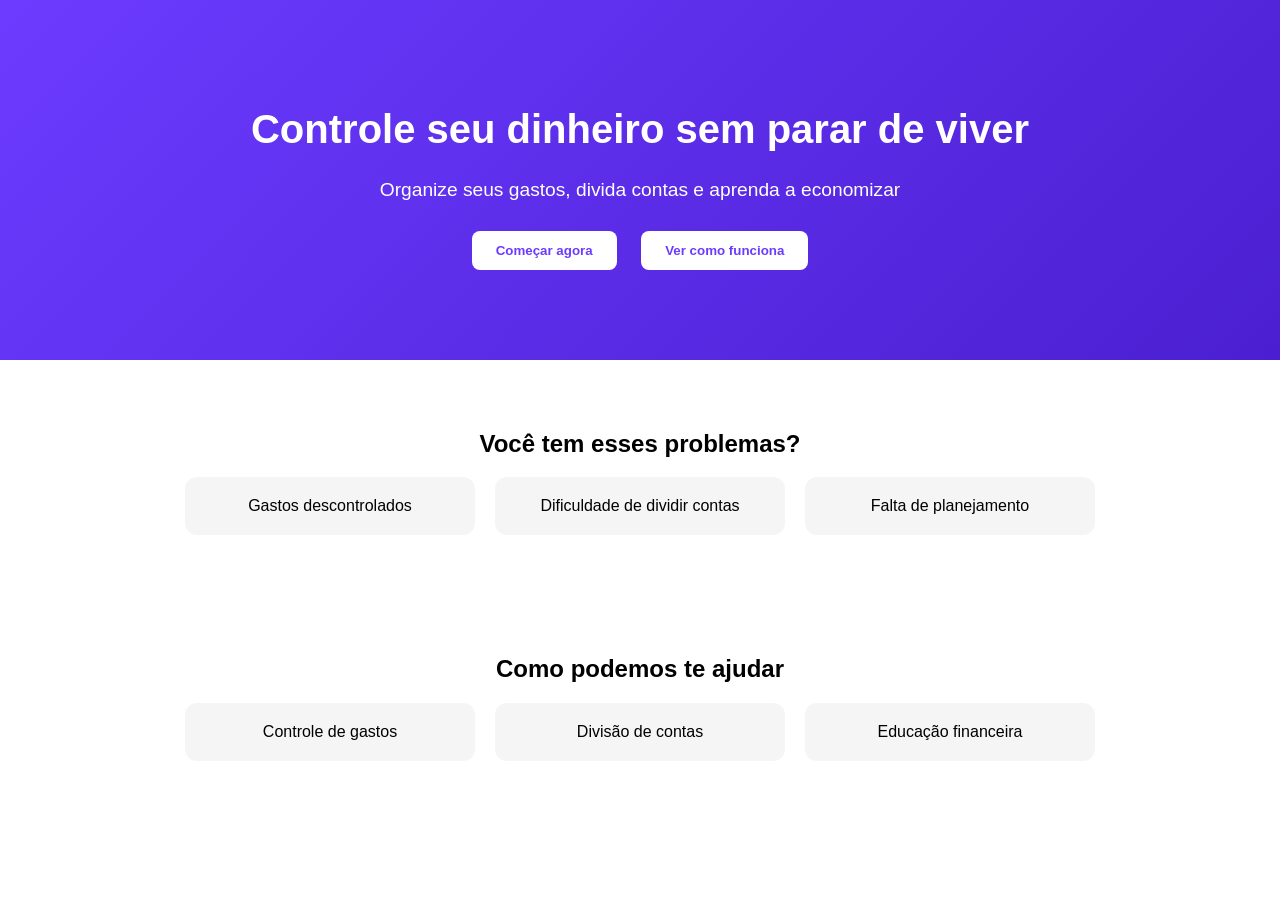
<file: Index.html>
<!DOCTYPE html>
<html lang="pt-br">
<head>
  <meta charset="UTF-8">
  <title>Controle Financeiro</title>
  <style>
    body {
      margin: 0;
      font-family: Arial, sans-serif;
      background-color: #FFFFFF;
    }

    .hero {
      background: linear-gradient(135deg, #6C3BFF, #4B1FD1);
      color: white;
      text-align: center;
      padding: 80px 20px;
    }

    .hero h1 {
      font-size: 2.5em;
    }

    .hero p {
      font-size: 1.2em;
      margin: 20px 0;
    }

    .btn {
      background: white;
      color: #6C3BFF;
      padding: 12px 24px;
      border: none;
      border-radius: 8px;
      cursor: pointer;
      font-weight: bold;
      margin: 10px;
    }

    .section {
      padding: 50px 20px;
      text-align: center;
    }

    .cards {
      display: flex;
      flex-wrap: wrap;
      justify-content: center;
      gap: 20px;
    }

    .card {
      background: #F5F5F5;
      padding: 20px;
      border-radius: 12px;
      width: 250px;
    }
  </style>
</head>

<body>

  <div class="hero">
    <h1>Controle seu dinheiro sem parar de viver</h1>
    <p>Organize seus gastos, divida contas e aprenda a economizar</p>
    <button class="btn">Começar agora</button>
    <button class="btn">Ver como funciona</button>
  </div>

  <div class="section">
    <h2>Você tem esses problemas?</h2>
    <div class="cards">
      <div class="card">Gastos descontrolados</div>
      <div class="card">Dificuldade de dividir contas</div>
      <div class="card">Falta de planejamento</div>
    </div>
  </div>

  <div class="section">
    <h2>Como podemos te ajudar</h2>
    <div class="cards">
      <div class="card">Controle de gastos</div>
      <div class="card">Divisão de contas</div>
      <div class="card">Educação financeira</div>
    </div>
  </div>

</body>
</html>
</file>
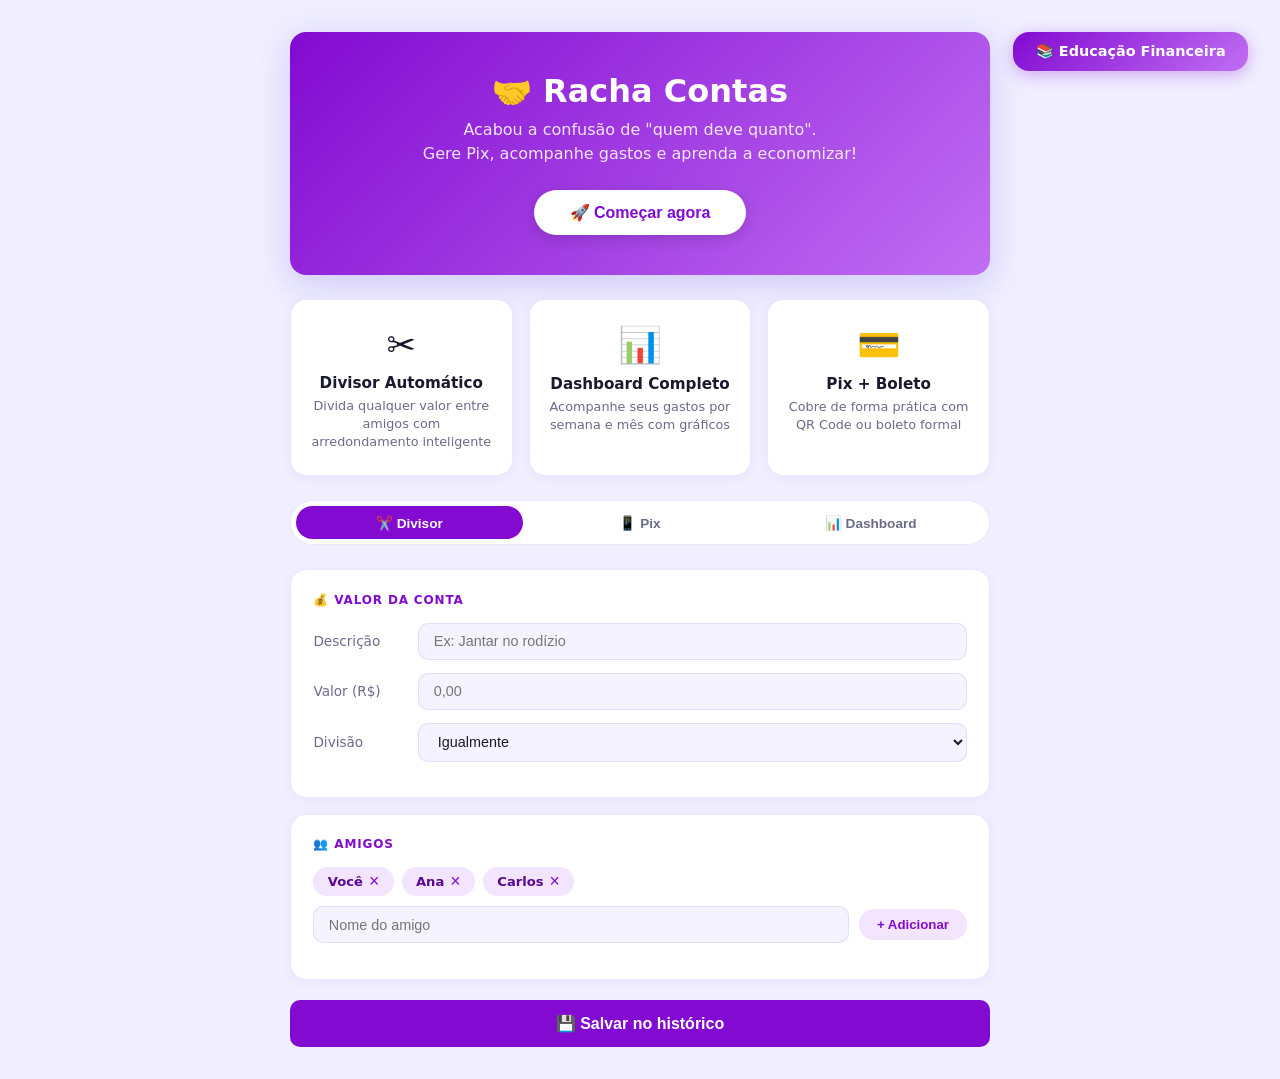
<file: index.html>
<!DOCTYPE html>
<html lang="pt-BR">
<head>
  <meta charset="UTF-8">
  <meta name="viewport" content="width=device-width, initial-scale=1.0">
  <title>Racha Contas — Divida sem stress</title>
  <style>
    *, *::before, *::after { box-sizing: border-box; margin: 0; padding: 0; }

    :root {
      --brand: #820ad1;
      --brand-light: #c06ef3;
      --brand-dark: #5e0898;
      --bg: #f0eeff;
      --surface: #ffffff;
      --surface2: #f5f3ff;
      --text: #1a1a2e;
      --text2: #6b6b8a;
      --border: rgba(108, 92, 231, 0.15);
      --success: #00b894;
      --danger: #d63031;
      --radius: 16px;
      --radius-sm: 10px;
    }

    body {
      font-family: 'Segoe UI', system-ui, sans-serif;
      background: var(--bg);
      color: var(--text);
      min-height: 100vh;
      padding: 2rem 1rem;
    }

    .app {
      max-width: 700px;
      margin: 0 auto;
      position: relative;
    }

    /* BOTÃO EDUCAÇÃO FINANCEIRA */
    .edu-btn {
      position: fixed;
      top: 2rem;
      right: 2rem;
      background: linear-gradient(135deg, var(--brand), var(--brand-light));
      color: #fff;
      border: none;
      padding: .7rem 1.4rem;
      border-radius: var(--radius);
      font-size: .9rem;
      font-weight: 700;
      cursor: pointer;
      transition: all .2s cubic-bezier(.4,0,.2,1);
      box-shadow: 0 4px 16px rgba(130, 10, 209, 0.3);
      z-index: 1000;
      font-family: inherit;
      text-decoration: none;
      display: flex;
      align-items: center;
      gap: 8px;
    }
    .edu-btn:hover {
      transform: translateY(-2px);
      box-shadow: 0 8px 24px rgba(130, 10, 209, 0.4);
      background: linear-gradient(135deg, var(--brand-dark), var(--brand));
    }
    .edu-btn:active {
      transform: translateY(0);
    }

    @media (max-width: 768px) {
      .edu-btn {
        top: 1.5rem;
        right: 1.5rem;
        padding: .6rem 1.2rem;
        font-size: .85rem;
      }
    }

    /* HERO */
    .hero {
      background: linear-gradient(135deg, #820ad1 0%, #c06ef3 100%);
      border-radius: var(--radius);
      padding: 2.5rem 2rem;
      text-align: center;
      color: #fff;
      margin-bottom: 1.5rem;
      box-shadow: 0 8px 32px rgba(108, 92, 231, 0.25);
    }
    .hero h1 { font-size: 2rem; font-weight: 800; margin-bottom: .5rem; }
    .hero p { font-size: 1rem; opacity: .88; margin-bottom: 1.5rem; line-height: 1.5; }
    .btn-hero {
      background: #fff;
      color: #820ad1;
      border: none;
      padding: .8rem 2.2rem;
      border-radius: 40px;
      font-size: 1rem;
      font-weight: 700;
      cursor: pointer;
      transition: transform .15s, box-shadow .15s;
      box-shadow: 0 4px 14px rgba(0,0,0,.15);
    }
    .btn-hero:hover { transform: scale(1.05); box-shadow: 0 6px 20px rgba(0,0,0,.2); }

    /* FEATURE CARDS */
    .features {
      display: grid;
      grid-template-columns: repeat(auto-fit, minmax(180px, 1fr));
      gap: 1rem;
      margin-bottom: 1.5rem;
    }
    .feature-card {
      background: var(--surface);
      border-radius: var(--radius);
      padding: 1.5rem 1rem;
      text-align: center;
      border: 1px solid var(--border);
      box-shadow: 0 2px 12px rgba(108,92,231,.06);
    }
    .feature-icon { font-size: 2.2rem; margin-bottom: .6rem; }
    .feature-card h3 { font-size: .95rem; font-weight: 700; margin-bottom: .3rem; }
    .feature-card p { font-size: .8rem; color: var(--text2); line-height: 1.4; }

    /* TABS */
    .tabs {
      display: flex;
      gap: 4px;
      background: var(--surface);
      border-radius: 50px;
      padding: 5px;
      margin-bottom: 1.5rem;
      border: 1px solid var(--border);
    }
    .tab {
      flex: 1;
      padding: .55rem;
      border: none;
      background: transparent;
      border-radius: 50px;
      font-size: .85rem;
      cursor: pointer;
      color: var(--text2);
      font-weight: 600;
      transition: all .2s;
    }
    .tab.active { background: var(--brand); color: #fff; }
    .tab:hover:not(.active) { background: var(--surface2); }

    /* PANELS */
    .panel { display: none; }
    .panel.active { display: block; }

    /* CARD */
    .card {
      background: var(--surface);
      border: 1px solid var(--border);
      border-radius: var(--radius);
      padding: 1.4rem;
      margin-bottom: 1rem;
      box-shadow: 0 2px 12px rgba(108,92,231,.05);
    }
    .card-title {
      font-size: .75rem;
      font-weight: 700;
      text-transform: uppercase;
      letter-spacing: .07em;
      color: var(--brand);
      margin-bottom: 1rem;
    }

    /* FORM ELEMENTS */
    .row {
      display: flex;
      gap: 10px;
      align-items: center;
      margin-bottom: .8rem;
    }
    .row label {
      font-size: .85rem;
      color: var(--text2);
      min-width: 95px;
      font-weight: 500;
    }
    input[type=text],
    input[type=number],
    select {
      flex: 1;
      padding: .6rem .9rem;
      border: 1.5px solid var(--border);
      border-radius: var(--radius-sm);
      font-size: .9rem;
      background: var(--surface2);
      color: var(--text);
      transition: border-color .2s;
      outline: none;
    }
    input:focus, select:focus { border-color: var(--brand); background: #fff; }

    /* AMIGOS */
    .amigos-list { display: flex; flex-wrap: wrap; gap: 8px; margin-bottom: 10px; }
    .amigo-tag {
      background: #f3e5fd;
      color: #5a0791;
      border-radius: 20px;
      padding: .35rem .9rem;
      font-size: .82rem;
      font-weight: 600;
      display: flex;
      align-items: center;
      gap: 6px;
    }
    .amigo-tag button {
      background: none;
      border: none;
      cursor: pointer;
      color: #820ad1;
      font-size: 1.1rem;
      line-height: 1;
      padding: 0;
    }
    .add-btn {
      background: #f3e5fd;
      color: var(--brand);
      border: none;
      padding: .5rem 1.1rem;
      border-radius: 20px;
      font-size: .83rem;
      cursor: pointer;
      font-weight: 700;
      transition: all .2s;
    }
    .add-btn:hover { background: var(--brand); color: #fff; }

    /* RESULTADO */
    .resultado {
      background: linear-gradient(135deg, #f3e5fd, #E1F5EE);
      border-radius: var(--radius);
      padding: 1.2rem;
      margin-top: .8rem;
    }
    .res-titulo { font-size: .8rem; font-weight: 700; color: #6a0eb5; margin-bottom: .6rem; }
    .res-item {
      display: flex;
      justify-content: space-between;
      align-items: center;
      padding: .5rem 0;
      border-bottom: 1px solid rgba(108,92,231,.12);
    }
    .res-item:last-child { border-bottom: none; }
    .res-nome { font-size: .9rem; font-weight: 500; }
    .res-val { font-size: 1.05rem; font-weight: 800; color: #6a0eb5; }
    .aviso {
      font-size: .8rem;
      color: #3B6D11;
      background: #EAF3DE;
      padding: .5rem .8rem;
      border-radius: 8px;
      margin-top: .6rem;
      line-height: 1.4;
    }
    .aviso.warn { color: #633806; background: #FAEEDA; }

    .btn-primary {
      width: 100%;
      background: var(--brand);
      color: #fff;
      border: none;
      padding: .85rem;
      border-radius: var(--radius-sm);
      font-size: 1rem;
      font-weight: 700;
      cursor: pointer;
      margin-top: .3rem;
      transition: background .2s, transform .15s;
    }
    .btn-primary:hover { background: var(--brand-dark); transform: translateY(-1px); }

    .btn-green {
  background: #67b347;
}

.btn-green:hover {
  background: #6BCB4D;
}
    .btn-primary:active { transform: translateY(0); }

    /* PIX */
    .qr-area { text-align: center; padding: 1rem; }
    .qr-box {
      display: inline-block;
      background: #fff;
      padding: 14px;
      border-radius: 14px;
      border: 3px solid var(--brand);
    }
    .pix-key-display {
      background: var(--surface2);
      border-radius: 8px;
      padding: .7rem 1rem;
      font-family: 'Courier New', monospace;
      font-size: .78rem;
      word-break: break-all;
      margin: .6rem 0;
      color: var(--text2);
      border: 1px solid var(--border);
    }
    .copy-btn {
      background: none;
      border: 2px solid var(--brand);
      color: var(--brand);
      padding: .45rem 1.1rem;
      border-radius: 8px;
      font-size: .85rem;
      font-weight: 700;
      cursor: pointer;
      transition: all .2s;
    }
    .copy-btn:hover { background: var(--brand); color: #fff; }
    .boleto-box {
      background: var(--surface2);
      border: 2px dashed var(--border);
      border-radius: 10px;
      padding: 1rem 1.2rem;
      font-size: .85rem;
    }
    .boleto-line {
      display: flex;
      justify-content: space-between;
      padding: .3rem 0;
      border-bottom: 1px solid var(--border);
      color: var(--text2);
    }
    .boleto-line:last-of-type { border-bottom: none; }
    .boleto-line strong { color: var(--text); font-weight: 600; }

    /* DASHBOARD */
    .stats {
      display: grid;
      grid-template-columns: repeat(3, 1fr);
      gap: 10px;
      margin-bottom: 1rem;
    }
    .stat-card {
      background: var(--surface);
      border: 1px solid var(--border);
      border-radius: var(--radius-sm);
      padding: 1rem;
      text-align: center;
    }
    .stat-label { font-size: .72rem; color: var(--text2); font-weight: 600; text-transform: uppercase; letter-spacing: .05em; margin-bottom: .3rem; }
    .stat-val { font-size: 1.25rem; font-weight: 800; color: var(--brand); }

    .chart-wrap { height: 170px; display: flex; align-items: flex-end; gap: 8px; padding: 10px 0 0; }
    .bar-group { display: flex; flex-direction: column; align-items: center; flex: 1; gap: 5px; }
    .bar { width: 100%; border-radius: 6px 6px 0 0; min-height: 4px; transition: height .5s cubic-bezier(.4,0,.2,1); }
    .bar-label { font-size: .7rem; color: var(--text2); }
    .bar-val { font-size: .72rem; font-weight: 700; color: var(--text); }

    .legend { display: flex; gap: 14px; margin-top: .7rem; flex-wrap: wrap; }
    .legend-item { display: flex; align-items: center; gap: 5px; font-size: .78rem; color: var(--text2); }
    .dot { width: 10px; height: 10px; border-radius: 50%; }

    .hist-item {
      display: flex;
      justify-content: space-between;
      align-items: center;
      padding: .65rem 0;
      border-bottom: 1px solid var(--border);
    }
    .hist-item:last-child { border-bottom: none; }
    .hist-desc { font-size: .9rem; font-weight: 600; }
    .hist-meta { font-size: .75rem; color: var(--text2); margin-top: 2px; }
    .hist-val { font-weight: 800; font-size: 1rem; color: var(--danger); }
    .badge {
      display: inline-flex;
      padding: .18rem .6rem;
      border-radius: 10px;
      font-size: .7rem;
      font-weight: 700;
      margin-left: 8px;
    }
    .badge.ok { background: #EAF3DE; color: #3B6D11; }
    .badge.pend { background: #FAEEDA; color: #633806; }

    /* TOAST */
    .toast {
      position: fixed;
      bottom: 1.5rem;
      left: 50%;
      transform: translateX(-50%);
      background: #2C2C2A;
      color: #fff;
      padding: .7rem 1.4rem;
      border-radius: 24px;
      font-size: .88rem;
      font-weight: 500;
      opacity: 0;
      pointer-events: none;
      transition: opacity .3s, bottom .3s;
      z-index: 999;
      white-space: nowrap;
      box-shadow: 0 4px 20px rgba(0,0,0,.25);
    }
    .toast.show { opacity: 1; bottom: 2rem; }

    @media (max-width: 480px) {
      .stats { grid-template-columns: repeat(2, 1fr); }
      .features { grid-template-columns: 1fr 1fr; }
      .hero h1 { font-size: 1.5rem; }
    }
  </style>
</head>
<body>

<!-- BOTÃO EDUCAÇÃO FINANCEIRA -->
<a href="EdFinPage.html" class="edu-btn" onclick="showEduContent(event)">
  📚 Educação Financeira
</a>

<div class="app">

  <!-- HERO -->
  <div class="hero">
    <h1>🤝 Racha Contas</h1>
    <p>Acabou a confusão de "quem deve quanto".<br>Gere Pix, acompanhe gastos e aprenda a economizar!</p>
    <button class="btn-hero" onclick="goToTab('divisor')">🚀 Começar agora</button>
  </div>

  <!-- FEATURE CARDS -->
  <div class="features">
    <div class="feature-card">
      <div class="feature-icon">✂️</div>
      <h3>Divisor Automático</h3>
      <p>Divida qualquer valor entre amigos com arredondamento inteligente</p>
    </div>
    <div class="feature-card">
      <div class="feature-icon">📊</div>
      <h3>Dashboard Completo</h3>
      <p>Acompanhe seus gastos por semana e mês com gráficos</p>
    </div>
    <div class="feature-card">
      <div class="feature-icon">💳</div>
      <h3>Pix + Boleto</h3>
      <p>Cobre de forma prática com QR Code ou boleto formal</p>
    </div>
  </div>

  <!-- TABS -->
  <div class="tabs">
    <button class="tab active" data-tab="divisor" onclick="goToTab('divisor')">✂️ Divisor</button>
    <button class="tab" data-tab="pix" onclick="goToTab('pix')">📱 Pix</button>
    <button class="tab" data-tab="dashboard" onclick="goToTab('dashboard')">📊 Dashboard</button>
  </div>
  <!-- ===== DIVISOR ===== -->
  <div class="panel active" id="panel-divisor">
    <div class="card">
      <div class="card-title">💰 Valor da conta</div>
      <div class="row">
        <label>Descrição</label>
        <input type="text" id="desc" placeholder="Ex: Jantar no rodízio">
      </div>
      <div class="row">
        <label>Valor (R$)</label>
        <input type="number" id="valor" placeholder="0,00" min="0" step="0.01" oninput="calcular()">
      </div>
      <div class="row">
        <label>Divisão</label>
        <select id="tipo" onchange="toggleTipo()">
          <option value="igual">Igualmente</option>
          <option value="porcentagem">Por porcentagem</option>
          <option value="manual">Valores manuais</option>
        </select>
      </div>
    </div>

    <div class="card">
      <div class="card-title">👥 Amigos</div>
      <div class="amigos-list" id="amigos-list"></div>
      <div class="row" style="margin-top:.4rem">
        <input type="text" id="novo-amigo" placeholder="Nome do amigo" onkeydown="if(event.key==='Enter') addAmigo()">
        <button class="add-btn" onclick="addAmigo()">+ Adicionar</button>
      </div>
    </div>

    <div id="manual-area" style="display:none">
      <div class="card">
        <div class="card-title" id="manual-title">⚖️ Valores por pessoa</div>
        <div id="manual-inputs"></div>
      </div>
    </div>

    <div class="resultado" id="resultado" style="display:none">
      <div class="res-titulo">✅ Resultado da divisão</div>
      <div id="res-items"></div>
      <div id="aviso-arredondamento" class="aviso" style="display:none"></div>
    </div>

    <button class="btn-primary" onclick="salvarGasto()">💾 Salvar no histórico</button>
  </div>

  <!-- ===== PIX ===== -->
  <div class="panel" id="panel-pix">
    <div class="card">
      <div class="card-title">📲 Gerar cobrança Pix</div>
      <div class="row">
        <label>Recebedor</label>
        <input type="text" id="pix-nome" placeholder="Seu nome completo">
      </div>
      <div class="row">
        <label>Tipo de chave</label>
        <select id="pix-tipo">
          <option value="cpf">CPF</option>
          <option value="email">E-mail</option>
          <option value="telefone">Telefone</option>
          <option value="aleatoria">Chave aleatória</option>
        </select>
      </div>
      <div class="row">
        <label>Chave Pix</label>
        <input type="text" id="pix-chave" placeholder="Digite a chave">
      </div>
      <div class="row">
        <label>Valor (R$)</label>
        <input type="number" id="pix-valor" placeholder="0,00" min="0" step="0.01">
      </div>
      <div class="row">
        <label>Descrição</label>
        <input type="text" id="pix-desc" placeholder="Motivo do pagamento">
      </div>
      <button class="btn-primary" onclick="gerarPix()">⚡ Gerar QR Code Pix</button>
      <button class="btn-primary btn-green" onclick="gerarPixCompleto()">💠 Gerar Pix Completo</button>
    </div>

    <div class="card" id="pix-resultado" style="display:none">
      <div class="card-title">📷 QR Code gerado</div>
      <div class="qr-area">
        <div class="qr-box">
          <canvas id="qr-canvas" width="180" height="180"></canvas>
        </div>
        <p style="font-size:.8rem;color:var(--text2);margin-top:.6rem">Escaneie com o app do banco</p>
      </div>
      <div class="card-title" style="margin-top:.5rem">Código Pix (Copia e Cola)</div>
      <div class="pix-key-display" id="pix-code-display"></div>
      <button class="copy-btn" onclick="copiarPix()">📋 Copiar código</button>
    </div>

    <div class="card" id="boleto-area" style="display:none">
      <div class="card-title">🧾 Boleto simulado</div>
      <div class="boleto-box" id="boleto-content"></div>
    </div>
  </div>

  <!-- ===== DASHBOARD ===== -->
  <div class="panel" id="panel-dashboard">
    <div class="stats">
      <div class="stat-card">
        <div class="stat-label">Total gasto</div>
        <div class="stat-val" id="stat-total">R$ 0</div>
      </div>
      <div class="stat-card">
        <div class="stat-label">Contas</div>
        <div class="stat-val" id="stat-contas">0</div>
      </div>
      <div class="stat-card">
        <div class="stat-label">Média/conta</div>
        <div class="stat-val" id="stat-media">R$ 0</div>
      </div>
    </div>

    <div class="card">
      <div class="card-title">📈 Gastos por semana</div>
      <div class="chart-wrap" id="chart-bars"></div>
      <div class="legend">
        <div class="legend-item"><div class="dot" style="background:#820ad1"></div>Semana atual</div>
        <div class="legend-item"><div class="dot" style="background:#c06ef3"></div>Semanas anteriores</div>
      </div>
    </div>

    <div class="card">
      <div class="card-title">📋 Histórico de gastos</div>
      <div id="hist-list">
        <p style="font-size:.88rem;color:var(--text2);text-align:center;padding:1.5rem 0">
          Nenhum gasto salvo ainda.<br>Divida uma conta e salve no histórico!
        </p>
      </div>
    </div>
  </div>

</div>

<div class="toast" id="toast"></div>

<script>
  // ========== STATE ==========
  let amigos = ['Você', 'Ana', 'Carlos'];
  let gastos = [];
  let pixCode = '';

  // ========== UTILS ==========
  function toast(msg) {
    const t = document.getElementById('toast');
    t.textContent = msg;
    t.classList.add('show');
    setTimeout(() => t.classList.remove('show'), 2400);
  }

  function goToTab(name) {
    document.querySelectorAll('.tab').forEach(t => {
      t.classList.toggle('active', t.dataset.tab === name);
    });
    document.querySelectorAll('.panel').forEach(p => p.classList.remove('active'));
    document.getElementById('panel-' + name).classList.add('active');
    if (name === 'dashboard') renderDashboard();
  }

  // ========== DIVISOR ==========
  function renderAmigos() {
    const list = document.getElementById('amigos-list');
    list.innerHTML = amigos.map((a, i) =>
      `<span class="amigo-tag">${a}<button onclick="removeAmigo(${i})">×</button></span>`
    ).join('');
    renderManualInputs();
    calcular();
  }

  function addAmigo() {
    const input = document.getElementById('novo-amigo');
    const nome = input.value.trim();
    if (!nome) { toast('⚠️ Digite um nome!'); return; }
    if (amigos.includes(nome)) { toast('⚠️ Esse nome já está na lista!'); return; }
    amigos.push(nome);
    input.value = '';
    renderAmigos();
    toast('✅ ' + nome + ' adicionado(a)!');
  }

  function removeAmigo(idx) {
    if (amigos.length <= 1) { toast('⚠️ Precisa de pelo menos 1 pessoa!'); return; }
    const nome = amigos[idx];
    amigos.splice(idx, 1);
    renderAmigos();
    toast('🗑️ ' + nome + ' removido(a)');
  }

  function toggleTipo() {
    const tipo = document.getElementById('tipo').value;
    document.getElementById('manual-area').style.display = tipo === 'igual' ? 'none' : 'block';
    if (tipo === 'porcentagem') document.getElementById('manual-title').textContent = '📊 Porcentagem por pessoa';
    if (tipo === 'manual') document.getElementById('manual-title').textContent = '⚖️ Valores por pessoa';
    renderManualInputs();
    calcular();
  }

  function renderManualInputs() {
    const tipo = document.getElementById('tipo').value;
    const container = document.getElementById('manual-inputs');
    if (tipo === 'igual') { container.innerHTML = ''; return; }
    container.innerHTML = amigos.map((a, i) => `
      <div class="row">
        <label>${a}</label>
        <input type="number" id="m${i}"
          placeholder="${tipo === 'porcentagem' ? '% (ex: 33)' : 'R$ (ex: 50,00)'}"
          min="0" step="${tipo === 'porcentagem' ? '1' : '0.01'}"
          oninput="calcular()">
      </div>
    `).join('');
  }

  function calcular() {
    const v = parseFloat(document.getElementById('valor').value) || 0;
    const tipo = document.getElementById('tipo').value;
    const resultado = document.getElementById('resultado');
    const resItems = document.getElementById('res-items');
    const aviso = document.getElementById('aviso-arredondamento');

    if (v <= 0 || amigos.length === 0) { resultado.style.display = 'none'; return; }

    let parts = [];

    if (tipo === 'igual') {
      const base = Math.floor((v / amigos.length) * 100) / 100;
      let centavosExtras = Math.round((v - base * amigos.length) * 100);
      parts = amigos.map((a, i) => ({ nome: a, val: base + (i < centavosExtras ? 0.01 : 0) }));
      const diff = Math.round((v - parts.reduce((s, p) => s + p.val, 0)) * 100);
      aviso.className = 'aviso';
      aviso.style.display = centavosExtras > 0 ? 'block' : 'none';
      if (centavosExtras > 0) aviso.textContent = `💡 R$ 0,01 distribuído entre os primeiros para fechar o valor exato.`;

    } else if (tipo === 'porcentagem') {
      let totalPerc = 0;
      parts = amigos.map((a, i) => {
        const p = parseFloat(document.getElementById('m' + i)?.value) || 0;
        totalPerc += p;
        return { nome: a, perc: p, val: Math.round((p / 100) * v * 100) / 100 };
      });
      const ok = Math.abs(totalPerc - 100) < 0.01;
      aviso.className = ok ? 'aviso' : 'aviso warn';
      aviso.style.display = 'block';
      aviso.textContent = ok
        ? `✅ Porcentagens somam 100%`
        : `⚠️ Soma atual: ${totalPerc.toFixed(1)}% — precisa ser exatamente 100%`;

    } else {
      let soma = 0;
      parts = amigos.map((a, i) => {
        const p = parseFloat(document.getElementById('m' + i)?.value) || 0;
        soma += p;
        return { nome: a, val: p };
      });
      const diff = Math.round((v - soma) * 100) / 100;
      aviso.className = diff === 0 ? 'aviso' : 'aviso warn';
      aviso.style.display = 'block';
      aviso.textContent = diff === 0
        ? `✅ Valores somam R$ ${v.toFixed(2)}`
        : `⚠️ ${diff > 0 ? `Faltam R$ ${diff.toFixed(2)}` : `Excesso de R$ ${Math.abs(diff).toFixed(2)}`} para fechar R$ ${v.toFixed(2)}`;
    }

    resItems.innerHTML = parts.map(p =>
      `<div class="res-item">
        <span class="res-nome">${p.nome}</span>
        <span class="res-val">R$ ${p.val.toFixed(2)}</span>
      </div>`
    ).join('');
    resultado.style.display = 'block';
  }

  function salvarGasto() {
    const v = parseFloat(document.getElementById('valor').value) || 0;
    const d = document.getElementById('desc').value.trim() || 'Gasto sem nome';
    if (v <= 0) { toast('⚠️ Informe um valor antes de salvar!'); return; }
    gastos.push({ desc: d, valor: v, data: new Date(), amigos: amigos.length, pago: false });
    toast('✅ Gasto salvo no histórico!');
    document.getElementById('desc').value = '';
    document.getElementById('valor').value = '';
    document.getElementById('resultado').style.display = 'none';
  }

  // ========== PIX ==========
  function gerarPix() {
    const nome = document.getElementById('pix-nome').value.trim();
    const chave = document.getElementById('pix-chave').value.trim();
    const valor = parseFloat(document.getElementById('pix-valor').value) || 0;
    const desc = document.getElementById('pix-desc').value.trim() || 'Pagamento';

    if (!nome) { toast('⚠️ Informe o nome do recebedor!'); return; }
    if (!chave) { toast('⚠️ Informe a chave Pix!'); return; }
    if (valor <= 0) { toast('⚠️ Informe um valor válido!'); return; }

    pixCode = gerarEMV(nome, chave, valor, desc);

    document.getElementById('pix-code-display').textContent = pixCode;
    document.getElementById('pix-resultado').style.display = 'block';

    renderQR(pixCode);

    const hoje = new Date();
    const venc = new Date(hoje.getTime() + 3 * 24 * 60 * 60 * 1000);
    document.getElementById('boleto-content').innerHTML = `
      <div class="boleto-line"><span>Beneficiário</span><strong>${nome}</strong></div>
      <div class="boleto-line"><span>Chave Pix</span><strong>${chave}</strong></div>
      <div class="boleto-line"><span>Valor</span><strong>R$ ${valor.toFixed(2)}</strong></div>
      <div class="boleto-line"><span>Descrição</span><strong>${desc}</strong></div>
      <div class="boleto-line"><span>Data geração</span><strong>${hoje.toLocaleDateString('pt-BR')}</strong></div>
      <div class="boleto-line"><span>Vencimento</span><strong>${venc.toLocaleDateString('pt-BR')}</strong></div>
      <p style="margin-top:.8rem;font-size:.75rem;color:var(--text2)">⚠️ Boleto simulado para fins de demonstração.</p>
    `;
    document.getElementById('boleto-area').style.display = 'block';
    toast('⚡ QR Code Pix gerado com sucesso!');
  }

  function gerarPixCompleto() {
  const nome = document.getElementById('pix-nome').value.trim();
  const chave = document.getElementById('pix-chave').value.trim();
  const valor = parseFloat(document.getElementById('pix-valor').value) || 0;
  const desc = document.getElementById('pix-desc').value.trim() || 'Pagamento';

  if (!nome) { toast('⚠️ Informe o nome do recebedor!'); return; }
  if (!chave) { toast('⚠️ Informe a chave Pix!'); return; }
  if (valor <= 0) { toast('⚠️ Informe um valor válido!'); return; }

  const codigoPix = gerarEMV(nome, chave, valor, desc);

  document.getElementById('pix-code-display').textContent = codigoPix;
  document.getElementById('pix-resultado').style.display = 'block';

  renderQR(codigoPix);

  toast('✅ Pix completo gerado com sucesso!');
}

  function gerarEMV(nome, chave, valor, desc) {
    const valorStr = valor.toFixed(2);
    const nomeClean = nome.substring(0, 25).toUpperCase();
    const descClean = desc.substring(0, 20);
    const chaveField = tlv('01', chave);
    const descField = descClean ? tlv('02', descClean) : '';
    const merchant = tlv('00', 'BR.GOV.BCB.PIX') + chaveField + descField;
    const merchantInfo = tlv('26', merchant);
    const base = '000201' + merchantInfo + '52040000' + '5303986' +
      tlv('54', valorStr) + '5802BR' +
      tlv('59', nomeClean) + tlv('60', 'SAO PAULO') +
      tlv('62', tlv('05', '***'));
    return base + '6304' + crc16(base + '6304');
  }

  function tlv(tag, value) {
    const len = value.length.toString().padStart(2, '0');
    return tag + len + value;
  }

  function crc16(str) {
    let crc = 0xFFFF;
    for (let i = 0; i < str.length; i++) {
      crc ^= str.charCodeAt(i) << 8;
      for (let j = 0; j < 8; j++) {
        crc = crc & 0x8000 ? (crc << 1) ^ 0x1021 : crc << 1;
      }
    }
    return (crc & 0xFFFF).toString(16).toUpperCase().padStart(4, '0');
  }

  function renderQR(data) {
    const canvas = document.getElementById('qr-canvas');
    const ctx = canvas.getContext('2d');
    const size = 180, cell = 5, cols = Math.floor(size / cell);
    ctx.clearRect(0, 0, size, size);
    ctx.fillStyle = '#ffffff';
    ctx.fillRect(0, 0, size, size);
    ctx.fillStyle = '#5a0791';
    const seed = data.split('').reduce((a, c) => ((a << 5) - a) + c.charCodeAt(0), 0);
    function bit(x, y) { return ((seed * (x * 31 + 7) + y * 17 + x * y) % 11) < 5; }
    for (let x = 0; x < cols; x++) {
      for (let y = 0; y < cols; y++) {
        if (bit(x, y)) ctx.fillRect(x * cell, y * cell, cell, cell);
      }
    }
    // Finder patterns
    [[1, 1], [cols - 8, 1], [1, cols - 8]].forEach(([ox, oy]) => {
      ctx.fillStyle = '#5a0791';
      ctx.fillRect(ox * cell, oy * cell, 7 * cell, 7 * cell);
      ctx.fillStyle = '#ffffff';
      ctx.fillRect((ox + 1) * cell, (oy + 1) * cell, 5 * cell, 5 * cell);
      ctx.fillStyle = '#5a0791';
      ctx.fillRect((ox + 2) * cell, (oy + 2) * cell, 3 * cell, 3 * cell);
    });
  }

  function copiarPix() {
    if (!pixCode) { toast('⚠️ Gere um QR Code primeiro!'); return; }
    if (navigator.clipboard) {
      navigator.clipboard.writeText(pixCode).then(() => toast('📋 Código copiado!'));
    } else {
      const ta = document.createElement('textarea');
      ta.value = pixCode;
      document.body.appendChild(ta);
      ta.select();
      document.execCommand('copy');
      document.body.removeChild(ta);
      toast('📋 Código copiado!');
    }
  }

  // ========== DASHBOARD ==========
  function renderDashboard() {
    const total = gastos.reduce((s, g) => s + g.valor, 0);
    document.getElementById('stat-total').textContent = 'R$ ' + total.toFixed(2);
    document.getElementById('stat-contas').textContent = gastos.length;
    document.getElementById('stat-media').textContent = 'R$ ' + (gastos.length ? (total / gastos.length).toFixed(2) : '0.00');

    // Gráfico de barras (5 semanas)
    const semanas = ['S-4', 'S-3', 'S-2', 'S-1', 'Agora'];
    const seed = Date.now();
    const vals = [
      120 + (seed % 80),
      90 + ((seed >> 2) % 100),
      150 + ((seed >> 4) % 70),
      80 + ((seed >> 6) % 120),
      total > 0 ? total : 60 + ((seed >> 8) % 130)
    ];
    const max = Math.max(...vals, 1);
    const maxH = 130;
    document.getElementById('chart-bars').innerHTML = semanas.map((s, i) => `
      <div class="bar-group">
        <span class="bar-val">R$${Math.round(vals[i])}</span>
        <div class="bar" style="height:${Math.round((vals[i] / max) * maxH)}px;background:${i === 4 ? '#820ad1' : '#c06ef3'}"></div>
        <span class="bar-label">${s}</span>
      </div>
    `).join('');

    // Histórico
    const hl = document.getElementById('hist-list');
    if (!gastos.length) {
      hl.innerHTML = `<p style="font-size:.88rem;color:var(--text2);text-align:center;padding:1.5rem 0">
        Nenhum gasto salvo ainda.<br>Divida uma conta e salve no histórico!
      </p>`;
      return;
    }
    hl.innerHTML = gastos.slice().reverse().map((g, i) => `
      <div class="hist-item">
        <div>
          <div class="hist-desc">${g.desc}</div>
          <div class="hist-meta">${g.amigos} pessoa(s) · ${g.data.toLocaleDateString('pt-BR')}</div>
        </div>
        <div style="display:flex;align-items:center;gap:6px">
          <span class="hist-val">R$ ${g.valor.toFixed(2)}</span>
          <span class="badge ${g.pago ? 'ok' : 'pend'}" onclick="togglePago(${gastos.length - 1 - i})" style="cursor:pointer">
            ${g.pago ? '✅ Pago' : '⏳ Pendente'}
          </span>
        </div>
      </div>
    `).join('');
  }

  function togglePago(idx) {
    gastos[idx].pago = !gastos[idx].pago;
    renderDashboard();
    toast(gastos[idx].pago ? '✅ Marcado como pago!' : '⏳ Marcado como pendente');
  }

  // ========== INIT ==========
  renderAmigos();
</script>

</body>
</html>
</file>
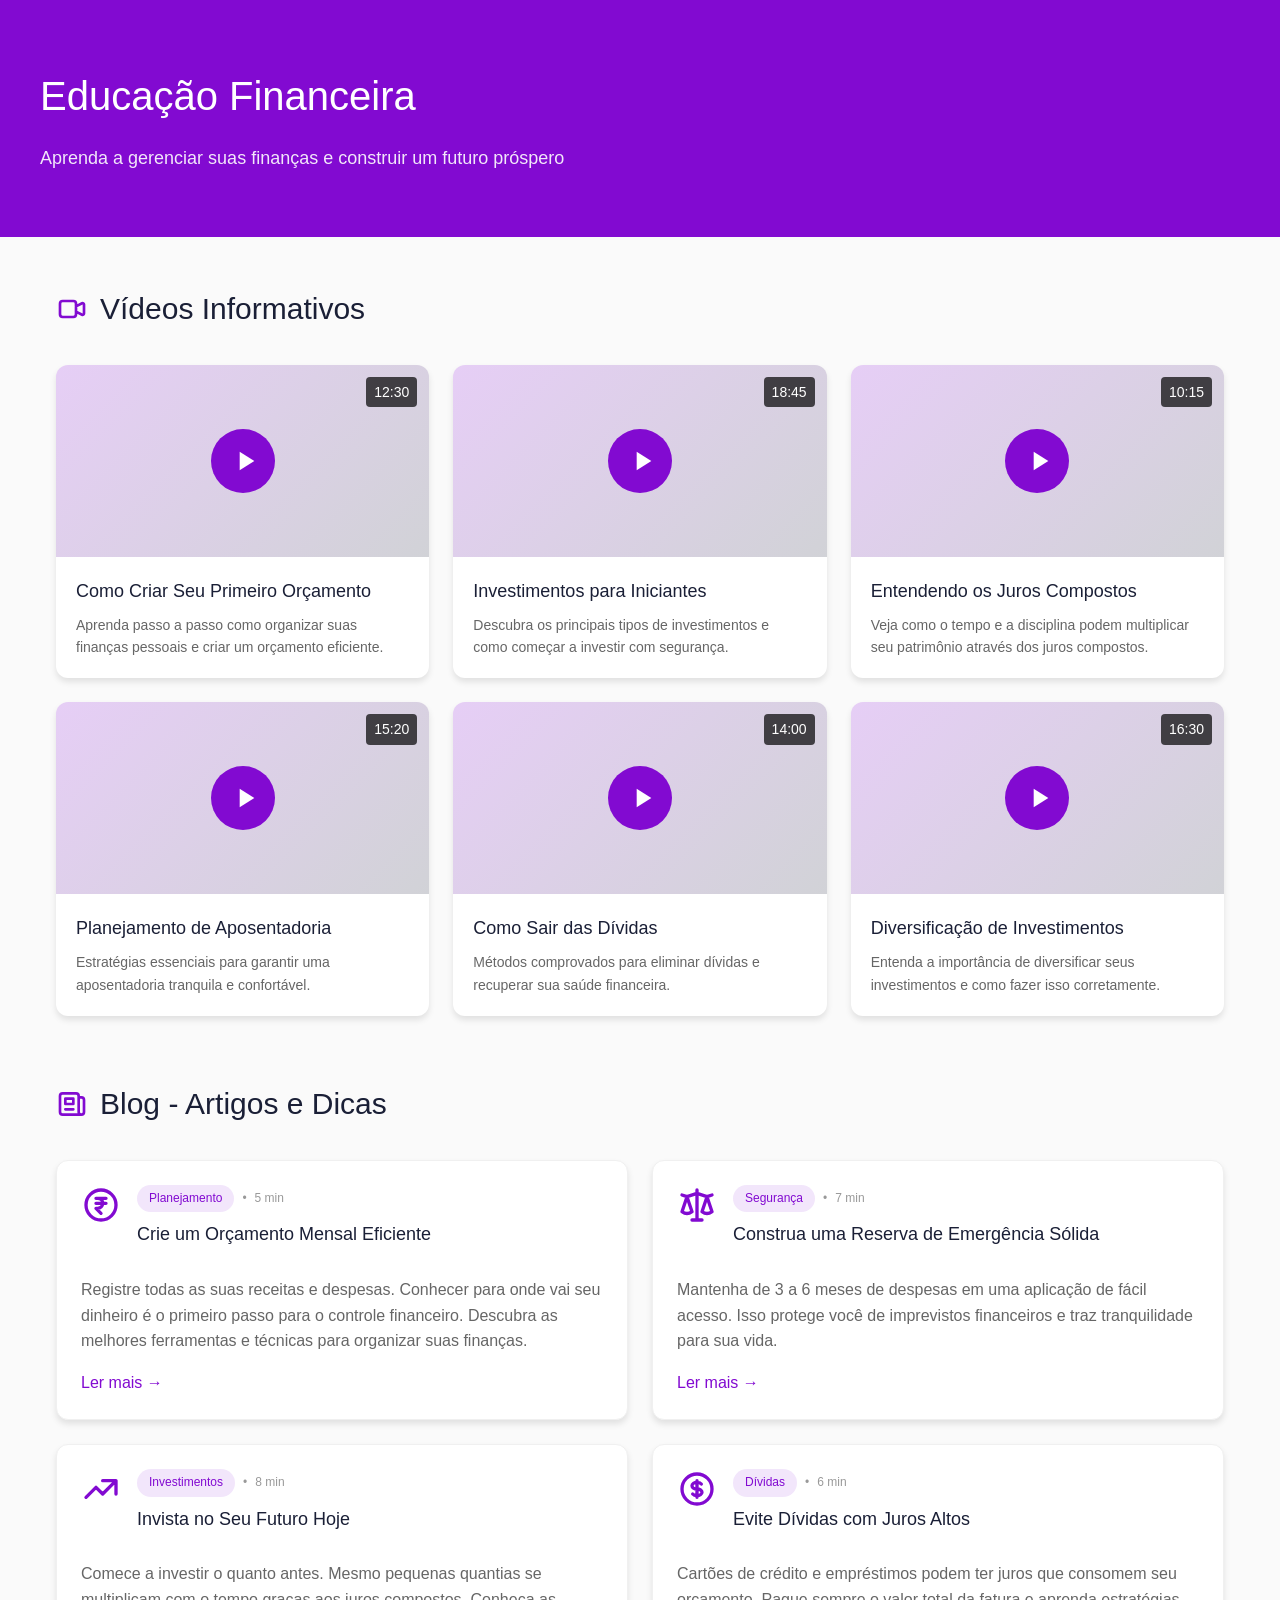
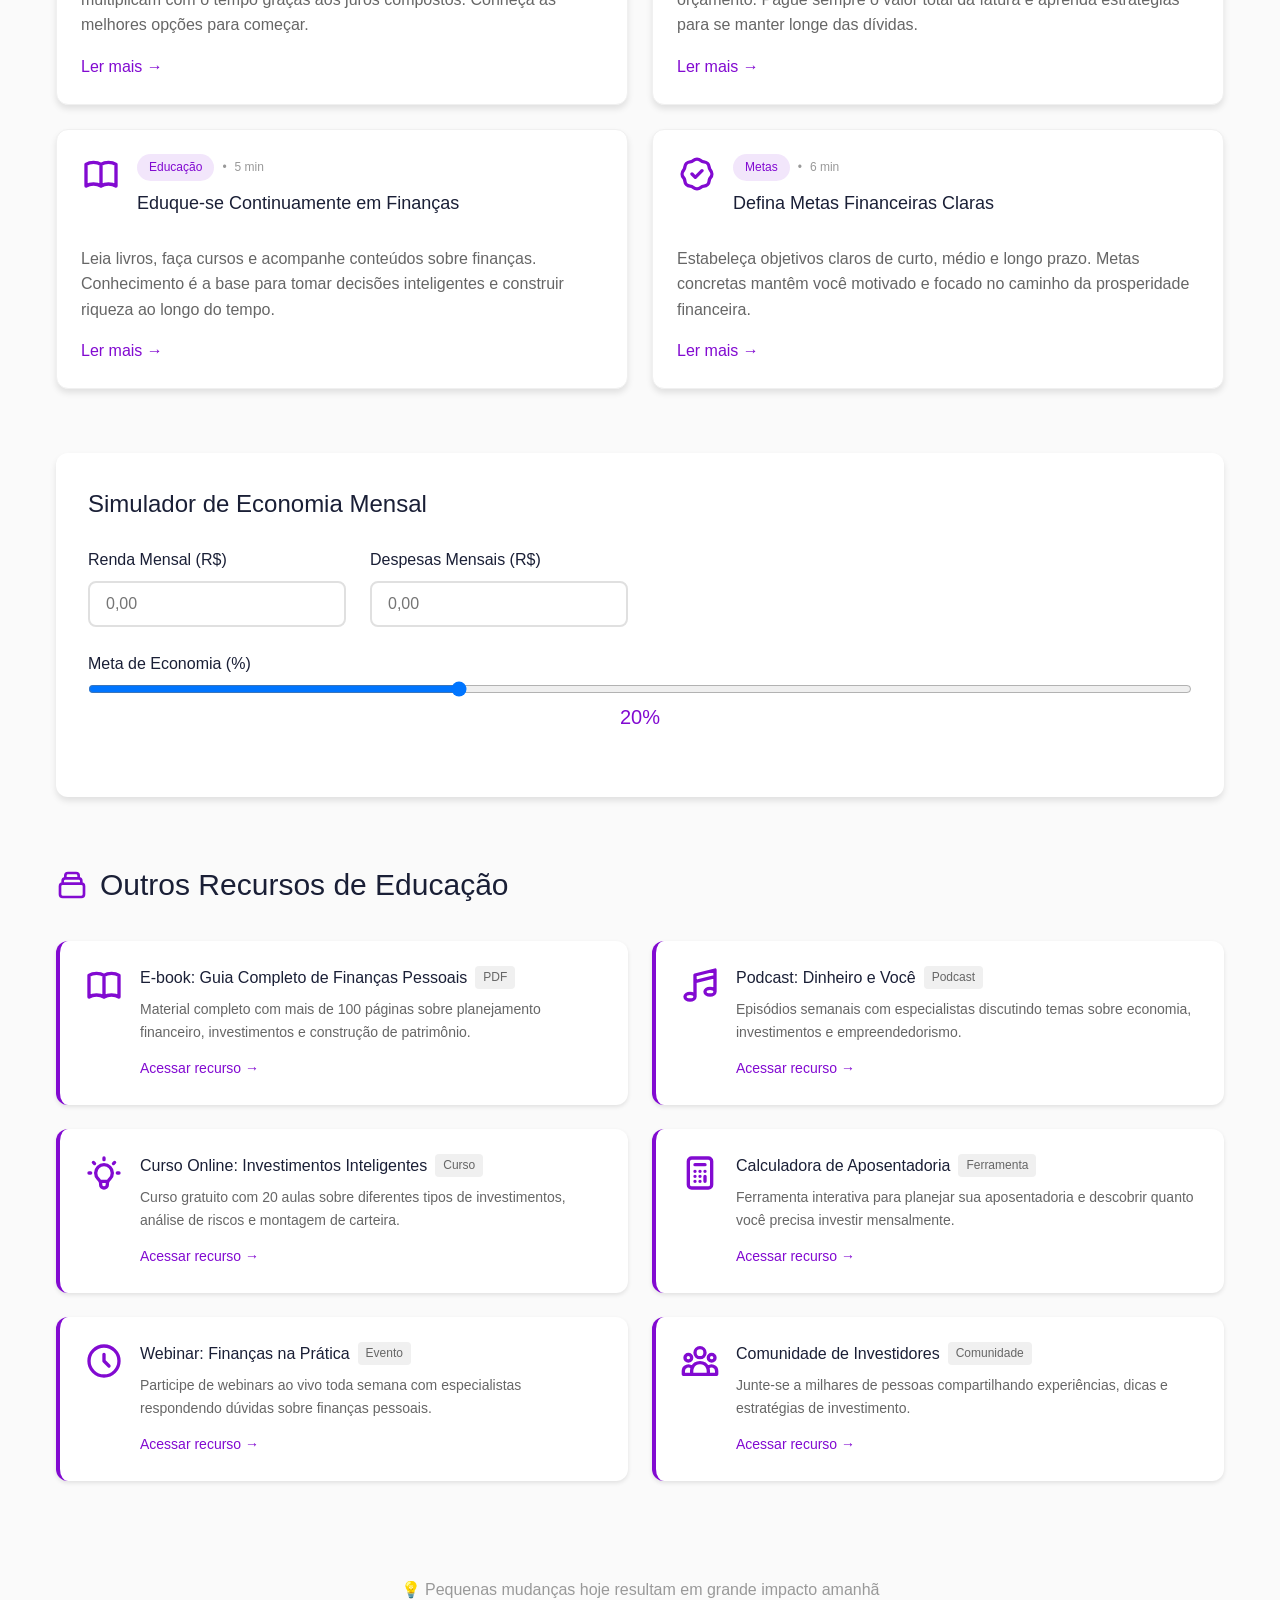
<file: EdFinPage.html>
<!--PÁGINA EM HTML-->
<!DOCTYPE html>
<html lang="pt-BR">
<head>
    <meta charset="UTF-8">
    <meta name="viewport" content="width=device-width, initial-scale=1.0">
    <title>Educação Financeira</title>
    <link rel="stylesheet" href="styles.css">
</head>
<body>
    <div class="page-container">
        <!-- Header -->
        <header class="header">
            <div class="container">
                <h1>Educação Financeira</h1>
                <p class="header-subtitle">Aprenda a gerenciar suas finanças e construir um futuro próspero</p>
            </div>
        </header>

        <!-- Main Content -->
        <main class="main-content">
            <!-- Vídeos Informativos -->
            <section class="section">
                <div class="section-header">
                    <svg class="section-icon" fill="none" stroke="currentColor" viewBox="0 0 24 24">
                        <path stroke-linecap="round" stroke-linejoin="round" stroke-width="2" d="M15 10l4.553-2.276A1 1 0 0121 8.618v6.764a1 1 0 01-1.447.894L15 14M5 18h8a2 2 0 002-2V8a2 2 0 00-2-2H5a2 2 0 00-2 2v8a2 2 0 002 2z" />
                    </svg>
                    <h2>Vídeos Informativos</h2>
                </div>

                <div class="video-grid">
                    <div class="video-card">
                        <div class="video-thumbnail">
                            <div class="play-button">
                                <svg class="play-icon" fill="currentColor" viewBox="0 0 24 24">
                                    <path d="M8 5v14l11-7z" />
                                </svg>
                            </div>
                            <div class="video-duration">12:30</div>
                        </div>
                        <div class="video-content">
                            <h3>Como Criar Seu Primeiro Orçamento</h3>
                            <p>Aprenda passo a passo como organizar suas finanças pessoais e criar um orçamento eficiente.</p>
                        </div>
                    </div>

                    <div class="video-card">
                        <div class="video-thumbnail">
                            <div class="play-button">
                                <svg class="play-icon" fill="currentColor" viewBox="0 0 24 24">
                                    <path d="M8 5v14l11-7z" />
                                </svg>
                            </div>
                            <div class="video-duration">18:45</div>
                        </div>
                        <div class="video-content">
                            <h3>Investimentos para Iniciantes</h3>
                            <p>Descubra os principais tipos de investimentos e como começar a investir com segurança.</p>
                        </div>
                    </div>

                    <div class="video-card">
                        <div class="video-thumbnail">
                            <div class="play-button">
                                <svg class="play-icon" fill="currentColor" viewBox="0 0 24 24">
                                    <path d="M8 5v14l11-7z" />
                                </svg>
                            </div>
                            <div class="video-duration">10:15</div>
                        </div>
                        <div class="video-content">
                            <h3>Entendendo os Juros Compostos</h3>
                            <p>Veja como o tempo e a disciplina podem multiplicar seu patrimônio através dos juros compostos.</p>
                        </div>
                    </div>

                    <div class="video-card">
                        <div class="video-thumbnail">
                            <div class="play-button">
                                <svg class="play-icon" fill="currentColor" viewBox="0 0 24 24">
                                    <path d="M8 5v14l11-7z" />
                                </svg>
                            </div>
                            <div class="video-duration">15:20</div>
                        </div>
                        <div class="video-content">
                            <h3>Planejamento de Aposentadoria</h3>
                            <p>Estratégias essenciais para garantir uma aposentadoria tranquila e confortável.</p>
                        </div>
                    </div>

                    <div class="video-card">
                        <div class="video-thumbnail">
                            <div class="play-button">
                                <svg class="play-icon" fill="currentColor" viewBox="0 0 24 24">
                                    <path d="M8 5v14l11-7z" />
                                </svg>
                            </div>
                            <div class="video-duration">14:00</div>
                        </div>
                        <div class="video-content">
                            <h3>Como Sair das Dívidas</h3>
                            <p>Métodos comprovados para eliminar dívidas e recuperar sua saúde financeira.</p>
                        </div>
                    </div>

                    <div class="video-card">
                        <div class="video-thumbnail">
                            <div class="play-button">
                                <svg class="play-icon" fill="currentColor" viewBox="0 0 24 24">
                                    <path d="M8 5v14l11-7z" />
                                </svg>
                            </div>
                            <div class="video-duration">16:30</div>
                        </div>
                        <div class="video-content">
                            <h3>Diversificação de Investimentos</h3>
                            <p>Entenda a importância de diversificar seus investimentos e como fazer isso corretamente.</p>
                        </div>
                    </div>
                </div>
            </section>

            <!-- Blog de Dicas -->
            <section class="section">
                <div class="section-header">
                    <svg class="section-icon" fill="none" stroke="currentColor" viewBox="0 0 24 24">
                        <path stroke-linecap="round" stroke-linejoin="round" stroke-width="2" d="M19 20H5a2 2 0 01-2-2V6a2 2 0 012-2h10a2 2 0 012 2v1m2 13a2 2 0 01-2-2V7m2 13a2 2 0 002-2V9a2 2 0 00-2-2h-2m-4-3H9M7 16h6M7 8h6v4H7V8z" />
                    </svg>
                    <h2>Blog - Artigos e Dicas</h2>
                </div>

                <div class="blog-grid">
                    <article class="blog-card">
                        <div class="blog-header">
                            <svg class="blog-icon" fill="none" stroke="currentColor" viewBox="0 0 24 24">
                                <path stroke-linecap="round" stroke-linejoin="round" stroke-width="2" d="M9 8h6m-5 0a3 3 0 110 6H9l3 3m-3-6h6m6 1a9 9 0 11-18 0 9 9 0 0118 0z" />
                            </svg>
                            <div>
                                <div class="blog-meta">
                                    <span class="blog-category">Planejamento</span>
                                    <span class="blog-separator">•</span>
                                    <span class="blog-time">5 min</span>
                                </div>
                                <h3>Crie um Orçamento Mensal Eficiente</h3>
                            </div>
                        </div>
                        <p>Registre todas as suas receitas e despesas. Conhecer para onde vai seu dinheiro é o primeiro passo para o controle financeiro. Descubra as melhores ferramentas e técnicas para organizar suas finanças.</p>
                        <button class="read-more">Ler mais →</button>
                    </article>

                    <article class="blog-card">
                        <div class="blog-header">
                            <svg class="blog-icon" fill="none" stroke="currentColor" viewBox="0 0 24 24">
                                <path stroke-linecap="round" stroke-linejoin="round" stroke-width="2" d="M3 6l3 1m0 0l-3 9a5.002 5.002 0 006.001 0M6 7l3 9M6 7l6-2m6 2l3-1m-3 1l-3 9a5.002 5.002 0 006.001 0M18 7l3 9m-3-9l-6-2m0-2v2m0 16V5m0 16H9m3 0h3" />
                            </svg>
                            <div>
                                <div class="blog-meta">
                                    <span class="blog-category">Segurança</span>
                                    <span class="blog-separator">•</span>
                                    <span class="blog-time">7 min</span>
                                </div>
                                <h3>Construa uma Reserva de Emergência Sólida</h3>
                            </div>
                        </div>
                        <p>Mantenha de 3 a 6 meses de despesas em uma aplicação de fácil acesso. Isso protege você de imprevistos financeiros e traz tranquilidade para sua vida.</p>
                        <button class="read-more">Ler mais →</button>
                    </article>

                    <article class="blog-card">
                        <div class="blog-header">
                            <svg class="blog-icon" fill="none" stroke="currentColor" viewBox="0 0 24 24">
                                <path stroke-linecap="round" stroke-linejoin="round" stroke-width="2" d="M13 7h8m0 0v8m0-8l-8 8-4-4-6 6" />
                            </svg>
                            <div>
                                <div class="blog-meta">
                                    <span class="blog-category">Investimentos</span>
                                    <span class="blog-separator">•</span>
                                    <span class="blog-time">8 min</span>
                                </div>
                                <h3>Invista no Seu Futuro Hoje</h3>
                            </div>
                        </div>
                        <p>Comece a investir o quanto antes. Mesmo pequenas quantias se multiplicam com o tempo graças aos juros compostos. Conheça as melhores opções para começar.</p>
                        <button class="read-more">Ler mais →</button>
                    </article>

                    <article class="blog-card">
                        <div class="blog-header">
                            <svg class="blog-icon" fill="none" stroke="currentColor" viewBox="0 0 24 24">
                                <path stroke-linecap="round" stroke-linejoin="round" stroke-width="2" d="M12 8c-1.657 0-3 .895-3 2s1.343 2 3 2 3 .895 3 2-1.343 2-3 2m0-8c1.11 0 2.08.402 2.599 1M12 8V7m0 1v8m0 0v1m0-1c-1.11 0-2.08-.402-2.599-1M21 12a9 9 0 11-18 0 9 9 0 0118 0z" />
                            </svg>
                            <div>
                                <div class="blog-meta">
                                    <span class="blog-category">Dívidas</span>
                                    <span class="blog-separator">•</span>
                                    <span class="blog-time">6 min</span>
                                </div>
                                <h3>Evite Dívidas com Juros Altos</h3>
                            </div>
                        </div>
                        <p>Cartões de crédito e empréstimos podem ter juros que consomem seu orçamento. Pague sempre o valor total da fatura e aprenda estratégias para se manter longe das dívidas.</p>
                        <button class="read-more">Ler mais →</button>
                    </article>

                    <article class="blog-card">
                        <div class="blog-header">
                            <svg class="blog-icon" fill="none" stroke="currentColor" viewBox="0 0 24 24">
                                <path stroke-linecap="round" stroke-linejoin="round" stroke-width="2" d="M12 6.253v13m0-13C10.832 5.477 9.246 5 7.5 5S4.168 5.477 3 6.253v13C4.168 18.477 5.754 18 7.5 18s3.332.477 4.5 1.253m0-13C13.168 5.477 14.754 5 16.5 5c1.747 0 3.332.477 4.5 1.253v13C19.832 18.477 18.247 18 16.5 18c-1.746 0-3.332.477-4.5 1.253" />
                            </svg>
                            <div>
                                <div class="blog-meta">
                                    <span class="blog-category">Educação</span>
                                    <span class="blog-separator">•</span>
                                    <span class="blog-time">5 min</span>
                                </div>
                                <h3>Eduque-se Continuamente em Finanças</h3>
                            </div>
                        </div>
                        <p>Leia livros, faça cursos e acompanhe conteúdos sobre finanças. Conhecimento é a base para tomar decisões inteligentes e construir riqueza ao longo do tempo.</p>
                        <button class="read-more">Ler mais →</button>
                    </article>

                    <article class="blog-card">
                        <div class="blog-header">
                            <svg class="blog-icon" fill="none" stroke="currentColor" viewBox="0 0 24 24">
                                <path stroke-linecap="round" stroke-linejoin="round" stroke-width="2" d="M9 12l2 2 4-4M7.835 4.697a3.42 3.42 0 001.946-.806 3.42 3.42 0 014.438 0 3.42 3.42 0 001.946.806 3.42 3.42 0 013.138 3.138 3.42 3.42 0 00.806 1.946 3.42 3.42 0 010 4.438 3.42 3.42 0 00-.806 1.946 3.42 3.42 0 01-3.138 3.138 3.42 3.42 0 00-1.946.806 3.42 3.42 0 01-4.438 0 3.42 3.42 0 00-1.946-.806 3.42 3.42 0 01-3.138-3.138 3.42 3.42 0 00-.806-1.946 3.42 3.42 0 010-4.438 3.42 3.42 0 00.806-1.946 3.42 3.42 0 013.138-3.138z" />
                            </svg>
                            <div>
                                <div class="blog-meta">
                                    <span class="blog-category">Metas</span>
                                    <span class="blog-separator">•</span>
                                    <span class="blog-time">6 min</span>
                                </div>
                                <h3>Defina Metas Financeiras Claras</h3>
                            </div>
                        </div>
                        <p>Estabeleça objetivos claros de curto, médio e longo prazo. Metas concretas mantêm você motivado e focado no caminho da prosperidade financeira.</p>
                        <button class="read-more">Ler mais →</button>
                    </article>
                </div>
            </section>

            <!-- Simulador -->
            <section class="section">
                <div class="simulator">
                    <h2>Simulador de Economia Mensal</h2>

                    <div class="simulator-inputs">
                        <div class="input-group">
                            <label for="income">Renda Mensal (R$)</label>
                            <input type="number" id="income" placeholder="0,00">
                        </div>

                        <div class="input-group">
                            <label for="expenses">Despesas Mensais (R$)</label>
                            <input type="number" id="expenses" placeholder="0,00">
                        </div>

                        <div class="input-group full-width">
                            <label for="savingsGoal">Meta de Economia (%)</label>
                            <input type="range" id="savingsGoal" min="5" max="50" value="20">
                            <div class="range-value" id="savingsGoalValue">20%</div>
                        </div>
                    </div>

                    <div class="simulator-results" id="results" style="display: none;">
                        <div class="results-grid">
                            <div class="result-card actual-savings">
                                <p class="result-label">Economia Real</p>
                                <p class="result-value" id="actualSavings">R$ 0,00</p>
                            </div>

                            <div class="result-card recommended-savings">
                                <p class="result-label">Meta de Economia</p>
                                <p class="result-value" id="recommendedSavings">R$ 0,00</p>
                            </div>

                            <div class="result-card emergency-fund">
                                <p class="result-label">Reserva de Emergência</p>
                                <p class="result-value" id="monthsToGoal">- meses</p>
                            </div>
                        </div>

                        <div class="result-message" id="resultMessage"></div>
                    </div>
                </div>
            </section>

            <!-- Outros Recursos -->
            <section class="section">
                <div class="section-header">
                    <svg class="section-icon" fill="none" stroke="currentColor" viewBox="0 0 24 24">
                        <path stroke-linecap="round" stroke-linejoin="round" stroke-width="2" d="M19 11H5m14 0a2 2 0 012 2v6a2 2 0 01-2 2H5a2 2 0 01-2-2v-6a2 2 0 012-2m14 0V9a2 2 0 00-2-2M5 11V9a2 2 0 012-2m0 0V5a2 2 0 012-2h6a2 2 0 012 2v2M7 7h10" />
                    </svg>
                    <h2>Outros Recursos de Educação</h2>
                </div>

                <div class="resources-grid">
                    <div class="resource-card">
                        <div class="resource-content">
                            <svg class="resource-icon" fill="none" stroke="currentColor" viewBox="0 0 24 24">
                                <path stroke-linecap="round" stroke-linejoin="round" stroke-width="2" d="M12 6.253v13m0-13C10.832 5.477 9.246 5 7.5 5S4.168 5.477 3 6.253v13C4.168 18.477 5.754 18 7.5 18s3.332.477 4.5 1.253m0-13C13.168 5.477 14.754 5 16.5 5c1.747 0 3.332.477 4.5 1.253v13C19.832 18.477 18.247 18 16.5 18c-1.746 0-3.332.477-4.5 1.253" />
                            </svg>
                            <div class="resource-info">
                                <div class="resource-header">
                                    <h4>E-book: Guia Completo de Finanças Pessoais</h4>
                                    <span class="resource-type">PDF</span>
                                </div>
                                <p>Material completo com mais de 100 páginas sobre planejamento financeiro, investimentos e construção de patrimônio.</p>
                                <a href="#" class="resource-link">Acessar recurso →</a>
                            </div>
                        </div>
                    </div>

                    <div class="resource-card">
                        <div class="resource-content">
                            <svg class="resource-icon" fill="none" stroke="currentColor" viewBox="0 0 24 24">
                                <path stroke-linecap="round" stroke-linejoin="round" stroke-width="2" d="M9 19V6l12-3v13M9 19c0 1.105-1.343 2-3 2s-3-.895-3-2 1.343-2 3-2 3 .895 3 2zm12-3c0 1.105-1.343 2-3 2s-3-.895-3-2 1.343-2 3-2 3 .895 3 2zM9 10l12-3" />
                            </svg>
                            <div class="resource-info">
                                <div class="resource-header">
                                    <h4>Podcast: Dinheiro e Você</h4>
                                    <span class="resource-type">Podcast</span>
                                </div>
                                <p>Episódios semanais com especialistas discutindo temas sobre economia, investimentos e empreendedorismo.</p>
                                <a href="#" class="resource-link" >Acessar recurso →</a>
                            </div>
                        </div>
                    </div>

                    <div class="resource-card">
                        <div class="resource-content">
                            <svg class="resource-icon" fill="none" stroke="currentColor" viewBox="0 0 24 24">
                                <path stroke-linecap="round" stroke-linejoin="round" stroke-width="2" d="M9.663 17h4.673M12 3v1m6.364 1.636l-.707.707M21 12h-1M4 12H3m3.343-5.657l-.707-.707m2.828 9.9a5 5 0 117.072 0l-.548.547A3.374 3.374 0 0014 18.469V19a2 2 0 11-4 0v-.531c0-.895-.356-1.754-.988-2.386l-.548-.547z" />
                            </svg>
                            <div class="resource-info">
                                <div class="resource-header">
                                    <h4>Curso Online: Investimentos Inteligentes</h4>
                                    <span class="resource-type">Curso</span>
                                </div>
                                <p>Curso gratuito com 20 aulas sobre diferentes tipos de investimentos, análise de riscos e montagem de carteira.</p>
                                <a href="#" class="resource-link">Acessar recurso →</a>
                            </div>
                        </div>
                    </div>

                    <div class="resource-card">
                        <div class="resource-content">
                            <svg class="resource-icon" fill="none" stroke="currentColor" viewBox="0 0 24 24">
                                <path stroke-linecap="round" stroke-linejoin="round" stroke-width="2" d="M9 7h6m0 10v-3m-3 3h.01M9 17h.01M9 14h.01M12 14h.01M15 11h.01M12 11h.01M9 11h.01M7 21h10a2 2 0 002-2V5a2 2 0 00-2-2H7a2 2 0 00-2 2v14a2 2 0 002 2z" />
                            </svg>
                            <div class="resource-info">
                                <div class="resource-header">
                                    <h4>Calculadora de Aposentadoria</h4>
                                    <span class="resource-type">Ferramenta</span>
                                </div>
                                <p>Ferramenta interativa para planejar sua aposentadoria e descobrir quanto você precisa investir mensalmente.</p>
                                <a href="#" class="resource-link">Acessar recurso →</a>
                            </div>
                        </div>
                    </div>

                    <div class="resource-card">
                        <div class="resource-content">
                            <svg class="resource-icon" fill="none" stroke="currentColor" viewBox="0 0 24 24">
                                <path stroke-linecap="round" stroke-linejoin="round" stroke-width="2" d="M12 8v4l3 3m6-3a9 9 0 11-18 0 9 9 0 0118 0z" />
                            </svg>
                            <div class="resource-info">
                                <div class="resource-header">
                                    <h4>Webinar: Finanças na Prática</h4>
                                    <span class="resource-type">Evento</span>
                                </div>
                                <p>Participe de webinars ao vivo toda semana com especialistas respondendo dúvidas sobre finanças pessoais.</p>
                                <a href="#" class="resource-link">Acessar recurso →</a>
                            </div>
                        </div>
                    </div>

                    <div class="resource-card">
                        <div class="resource-content">
                            <svg class="resource-icon" fill="none" stroke="currentColor" viewBox="0 0 24 24">
                                <path stroke-linecap="round" stroke-linejoin="round" stroke-width="2" d="M17 20h5v-2a3 3 0 00-5.356-1.857M17 20H7m10 0v-2c0-.656-.126-1.283-.356-1.857M7 20H2v-2a3 3 0 015.356-1.857M7 20v-2c0-.656.126-1.283.356-1.857m0 0a5.002 5.002 0 019.288 0M15 7a3 3 0 11-6 0 3 3 0 016 0zm6 3a2 2 0 11-4 0 2 2 0 014 0zM7 10a2 2 0 11-4 0 2 2 0 014 0z" />
                            </svg>
                            <div class="resource-info">
                                <div class="resource-header">
                                    <h4>Comunidade de Investidores</h4>
                                    <span class="resource-type">Comunidade</span>
                                </div>
                                <p>Junte-se a milhares de pessoas compartilhando experiências, dicas e estratégias de investimento.</p>
                                <a href="#" class="resource-link">Acessar recurso →</a>
                            </div>
                        </div>
                    </div>
                </div>
            </section>

            <!-- Footer -->
            <footer class="footer">
                <p>💡 Pequenas mudanças hoje resultam em grande impacto amanhã</p>
            </footer>
        </main>
    </div>

    <script src="script.js"></script>
</body>
</html>
</file>
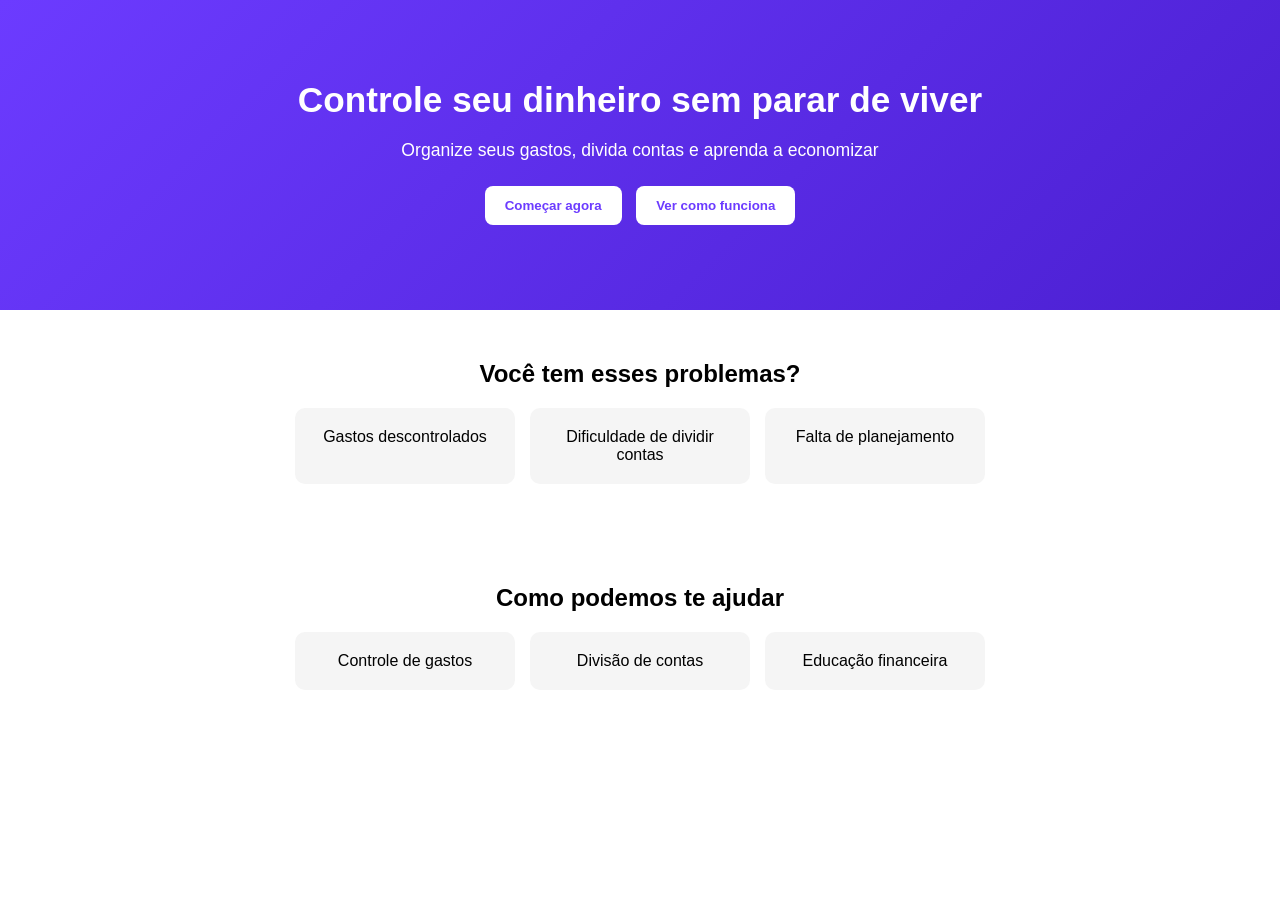
<file: ProjetoUnama.html>
<!DOCTYPE html>
<html lang="pt-br">
<head>
  <meta charset="UTF-8">
  <meta name="viewport" content="width=device-width, initial-scale=1.0">
  <title>Controle Financeiro</title>

  <style>
    * {
      margin: 0;
      padding: 0;
      box-sizing: border-box;
      font-family: Arial, sans-serif;
    }

    body {
      background-color: #FFFFFF;
    }

    .hero {
      background: linear-gradient(135deg, #6C3BFF, #4B1FD1);
      color: white;
      text-align: center;
      padding: 80px 20px;
    }

    .hero h1 {
      font-size: 2.2em;
    }

    .hero p {
      margin: 20px 0;
      font-size: 1.1em;
    }

    .btn {
      background: white;
      color: #6C3BFF;
      border: none;
      padding: 12px 20px;
      border-radius: 8px;
      cursor: pointer;
      margin: 5px;
      font-weight: bold;
    }

    .section {
      padding: 50px 20px;
      text-align: center;
    }

    .cards {
      display: flex;
      flex-wrap: wrap;
      justify-content: center;
      gap: 15px;
      margin-top: 20px;
    }

    .card {
      background: #F5F5F5;
      padding: 20px;
      border-radius: 10px;
      width: 220px;
    }

    @media (max-width: 600px) {
      .hero h1 {
        font-size: 1.6em;
      }

      .card {
        width: 90%;
      }
    }
  </style>
</head>

<body>

  <div class="hero">
    <h1>Controle seu dinheiro sem parar de viver</h1>
    <p>Organize seus gastos, divida contas e aprenda a economizar</p>
    <button class="btn">Começar agora</button>
    <button class="btn">Ver como funciona</button>
  </div>

  <div class="section">
    <h2>Você tem esses problemas?</h2>

    <div class="cards">
      <div class="card">Gastos descontrolados</div>
      <div class="card">Dificuldade de dividir contas</div>
      <div class="card">Falta de planejamento</div>
    </div>
  </div>

  <div class="section">
    <h2>Como podemos te ajudar</h2>

    <div class="cards">
      <div class="card">Controle de gastos</div>
      <div class="card">Divisão de contas</div>
      <div class="card">Educação financeira</div>
    </div>
  </div>

</body>
</html>
</file>
<file: styles.css>
* {
    margin: 0;
    padding: 0;
    box-sizing: border-box;
}

body {
    font-family: -apple-system, BlinkMacSystemFont, 'Segoe UI', Roboto, 'Helvetica Neue', Arial, sans-serif;
    background-color: #FAFAFA;
    color: #1A1F36;
    line-height: 1.6;
}

.page-container {
    min-height: 100vh;
}

/* Header */
.header {
    background-color: #820AD1;
    color: white;
    padding: 4rem 1rem;
}

.container {
    max-width: 1200px;
    margin: 0 auto;
}

.header h1 {
    font-size: 2.5rem;
    font-weight: 500;
    margin-bottom: 1rem;
}

.header-subtitle {
    font-size: 1.125rem;
    opacity: 0.9;
}

/* Main Content */
.main-content {
    max-width: 1200px;
    margin: 0 auto;
    padding: 3rem 1rem;
}

.section {
    margin-bottom: 4rem;
}

.section-header {
    display: flex;
    align-items: center;
    gap: 0.75rem;
    margin-bottom: 2rem;
}

.section-icon {
    width: 2rem;
    height: 2rem;
    color: #820AD1;
}

.section h2 {
    font-size: 1.875rem;
    font-weight: 500;
    color: #1A1F36;
}

/* Video Grid */
.video-grid {
    display: grid;
    grid-template-columns: repeat(auto-fill, minmax(320px, 1fr));
    gap: 1.5rem;
}

.video-card {
    background: white;
    border-radius: 0.75rem;
    overflow: hidden;
    box-shadow: 0 4px 6px rgba(0, 0, 0, 0.1);
    transition: all 0.3s ease;
    cursor: pointer;
}

.video-card:hover {
    box-shadow: 0 10px 20px rgba(0, 0, 0, 0.15);
}

.video-thumbnail {
    position: relative;
    height: 12rem;
    background: linear-gradient(135deg, rgba(130, 10, 209, 0.2), rgba(26, 31, 54, 0.2));
    display: flex;
    align-items: center;
    justify-content: center;
}

.play-button {
    width: 4rem;
    height: 4rem;
    background-color: #820AD1;
    border-radius: 50%;
    display: flex;
    align-items: center;
    justify-content: center;
    transition: transform 0.3s ease;
}

.video-card:hover .play-button {
    transform: scale(1.1);
}

.play-icon {
    width: 2rem;
    height: 2rem;
    color: white;
    margin-left: 0.25rem;
}

.video-duration {
    position: absolute;
    top: 0.75rem;
    right: 0.75rem;
    background: rgba(0, 0, 0, 0.7);
    color: white;
    padding: 0.25rem 0.5rem;
    border-radius: 0.25rem;
    font-size: 0.875rem;
}

.video-content {
    padding: 1.25rem;
}

.video-content h3 {
    font-size: 1.125rem;
    font-weight: 500;
    color: #1A1F36;
    margin-bottom: 0.5rem;
    transition: color 0.3s ease;
}

.video-card:hover .video-content h3 {
    color: #820AD1;
}

.video-content p {
    font-size: 0.875rem;
    color: #666;
}

/* Blog Grid */
.blog-grid {
    display: grid;
    grid-template-columns: repeat(auto-fill, minmax(450px, 1fr));
    gap: 1.5rem;
}

.blog-card {
    background: white;
    border-radius: 0.75rem;
    padding: 1.5rem;
    box-shadow: 0 4px 6px rgba(0, 0, 0, 0.1);
    border: 1px solid #f0f0f0;
    transition: all 0.3s ease;
    cursor: pointer;
}

.blog-card:hover {
    box-shadow: 0 10px 20px rgba(0, 0, 0, 0.15);
    border-color: rgba(130, 10, 209, 0.3);
}

.blog-header {
    display: flex;
    gap: 1rem;
    margin-bottom: 1rem;
}

.blog-icon {
    width: 2.5rem;
    height: 2.5rem;
    color: #820AD1;
    flex-shrink: 0;
    transition: transform 0.3s ease;
}

.blog-card:hover .blog-icon {
    transform: scale(1.1);
}

.blog-meta {
    display: flex;
    align-items: center;
    gap: 0.5rem;
    margin-bottom: 0.5rem;
}

.blog-category {
    font-size: 0.75rem;
    background: rgba(130, 10, 209, 0.1);
    color: #820AD1;
    padding: 0.25rem 0.75rem;
    border-radius: 9999px;
}

.blog-separator {
    font-size: 0.75rem;
    color: #999;
}

.blog-time {
    font-size: 0.75rem;
    color: #999;
}

.blog-card h3 {
    font-size: 1.125rem;
    font-weight: 500;
    color: #1A1F36;
    margin-bottom: 0.75rem;
    transition: color 0.3s ease;
}

.blog-card:hover h3 {
    color: #820AD1;
}

.blog-card p {
    color: #666;
    line-height: 1.6;
    margin-bottom: 1rem;
}

.read-more {
    background: none;
    border: none;
    color: #820AD1;
    font-size: 1rem;
    cursor: pointer;
    transition: color 0.3s ease;
    padding: 0;
}

.read-more:hover {
    color: #1A1F36;
}

/* Simulator */
.simulator {
    background: white;
    border-radius: 0.75rem;
    padding: 2rem;
    box-shadow: 0 4px 6px rgba(0, 0, 0, 0.1);
}

.simulator h2 {
    font-size: 1.5rem;
    font-weight: 500;
    color: #1A1F36;
    margin-bottom: 1.5rem;
}

.simulator-inputs {
    display: grid;
    grid-template-columns: repeat(auto-fit, minmax(250px, 1fr));
    gap: 1.5rem;
    margin-bottom: 2rem;
}

.input-group {
    display: flex;
    flex-direction: column;
}

.input-group.full-width {
    grid-column: 1 / -1;
}

.input-group label {
    font-weight: 500;
    color: #1A1F36;
    margin-bottom: 0.5rem;
}

.input-group input[type="number"] {
    padding: 0.75rem 1rem;
    border: 2px solid #e0e0e0;
    border-radius: 0.5rem;
    font-size: 1rem;
    transition: border-color 0.3s ease;
}

.input-group input[type="number"]:focus {
    outline: none;
    border-color: #820AD1;
}

.input-group input[type="range"] {
    width: 100%;
    height: 0.5rem;
    background: #e0e0e0;
    border-radius: 0.5rem;
    outline: none;
    cursor: pointer;
}

.input-group input[type="range"]::-webkit-slider-thumb {
    -webkit-appearance: none;
    appearance: none;
    width: 1.5rem;
    height: 1.5rem;
    background: #820AD1;
    border-radius: 50%;
    cursor: pointer;
}

.input-group input[type="range"]::-moz-range-thumb {
    width: 1.5rem;
    height: 1.5rem;
    background: #820AD1;
    border-radius: 50%;
    cursor: pointer;
    border: none;
}

.range-value {
    text-align: center;
    margin-top: 0.5rem;
    font-size: 1.25rem;
    color: #820AD1;
    font-weight: 500;
}

.simulator-results {
    margin-top: 2rem;
}

.results-grid {
    display: grid;
    grid-template-columns: repeat(auto-fit, minmax(200px, 1fr));
    gap: 1rem;
    margin-bottom: 1rem;
}

.result-card {
    padding: 1rem;
    border-radius: 0.5rem;
}

.result-card.actual-savings {
    background: #f0fdf4;
}

.result-card.actual-savings.negative {
    background: #fef2f2;
}

.result-card.recommended-savings {
    background: rgba(130, 10, 209, 0.1);
}

.result-card.emergency-fund {
    background: rgba(26, 31, 54, 0.1);
}

.result-label {
    font-size: 0.875rem;
    color: #666;
    margin-bottom: 0.25rem;
}

.result-value {
    font-size: 1.5rem;
    font-weight: 500;
}

.result-card.actual-savings .result-value {
    color: #16a34a;
}

.result-card.actual-savings.negative .result-value {
    color: #dc2626;
}

.result-card.recommended-savings .result-value {
    color: #820AD1;
}

.result-card.emergency-fund .result-value {
    color: #1A1F36;
}

.result-message {
    padding: 1rem;
    border-radius: 0.5rem;
    font-size: 0.875rem;
}

.result-message.success {
    background: #f0fdf4;
    border: 2px solid #bbf7d0;
}

.result-message.warning {
    background: #fefce8;
    border: 2px solid #fef08a;
}

/* Resources Grid */
.resources-grid {
    display: grid;
    grid-template-columns: repeat(auto-fill, minmax(450px, 1fr));
    gap: 1.5rem;
}

.resource-card {
    background: white;
    border-radius: 0.75rem;
    padding: 1.5rem;
    box-shadow: 0 2px 4px rgba(0, 0, 0, 0.1);
    border-left: 4px solid #820AD1;
    transition: all 0.3s ease;
    cursor: pointer;
}

.resource-card:hover {
    box-shadow: 0 10px 20px rgba(0, 0, 0, 0.15);
}

.resource-content {
    display: flex;
    gap: 1rem;
}

.resource-icon {
    width: 2.5rem;
    height: 2.5rem;
    color: #820AD1;
    flex-shrink: 0;
    transition: transform 0.3s ease;
}

.resource-card:hover .resource-icon {
    transform: scale(1.1);
}

.resource-info {
    flex: 1;
}

.resource-header {
    display: flex;
    align-items: center;
    gap: 0.5rem;
    margin-bottom: 0.5rem;
}

.resource-header h4 {
    font-size: 1rem;
    font-weight: 500;
    color: #1A1F36;
    transition: color 0.3s ease;
}

.resource-card:hover .resource-header h4 {
    color: #820AD1;
}

.resource-type {
    font-size: 0.75rem;
    background: #f0f0f0;
    color: #666;
    padding: 0.125rem 0.5rem;
    border-radius: 0.25rem;
}

.resource-info p {
    font-size: 0.875rem;
    color: #666;
    margin-bottom: 0.75rem;
}

.resource-link {
    color: #820AD1;
    font-size: 0.875rem;
    text-decoration: none;
    display: inline-flex;
    align-items: center;
    gap: 0.25rem;
}

.resource-link:hover {
    text-decoration: underline;
}

/* Footer */
.footer {
    text-align: center;
    color: #999;
    padding: 2rem 0;
    margin-top: 4rem;
}

/* Responsive */
@media (max-width: 768px) {
    .header h1 {
        font-size: 2rem;
    }

    .video-grid,
    .blog-grid,
    .resources-grid {
        grid-template-columns: 1fr;
    }

    .simulator-inputs {
        grid-template-columns: 1fr;
    }

    .results-grid {
        grid-template-columns: 1fr;
    }
}
</file>
